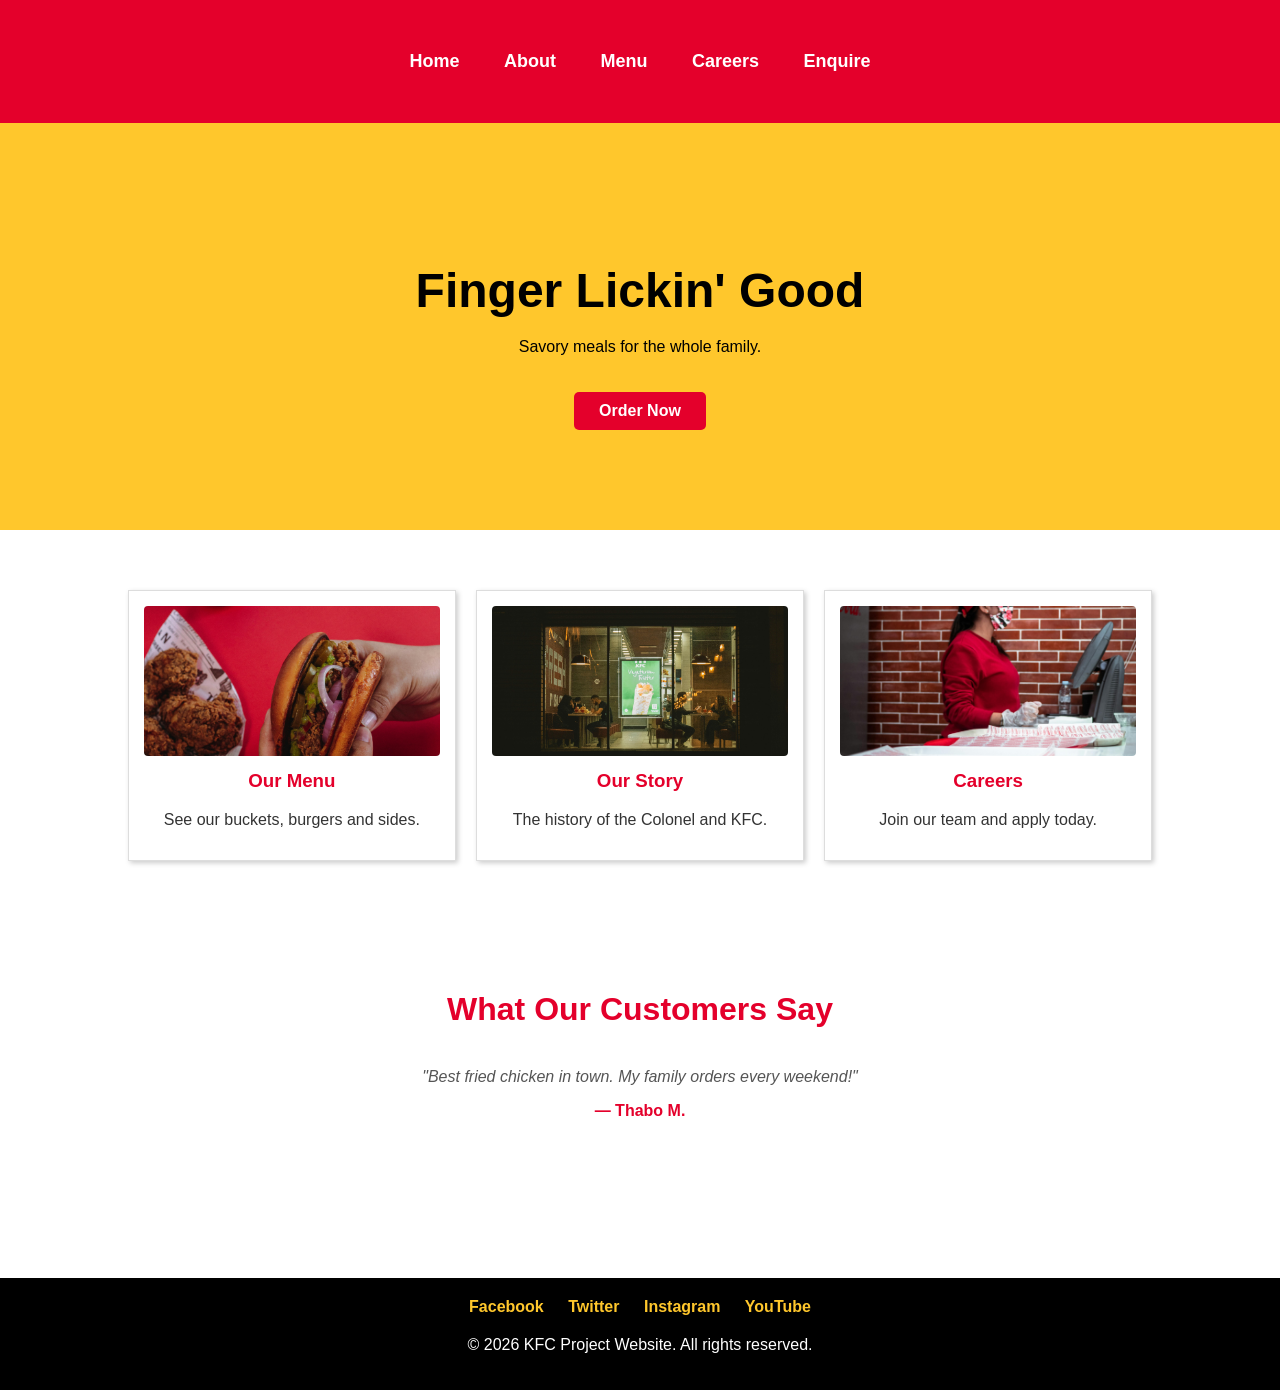
<file: index.html>
<!DOCTYPE html>
<html lang="en">
<head>
    <meta charset="UTF-8">
    <meta name="viewport" content="width=device-width, initial-scale=1.0">
    <meta name="description" content="KFC South Africa — Finger Lickin' Good chicken, buckets, burgers, and sides. Order online or find a store near you.">
    <meta name="keywords" content="KFC, fried chicken, buckets, burgers, sides, order KFC, KFC South Africa, Finger Lickin Good">
    <link rel="canonical" href="https://yourusername.github.io/kfc-website/index.html">
    <meta property="og:title" content="KFC — Finger Lickin' Good">
    <meta property="og:description" content="KFC South Africa — Finger Lickin' Good chicken, buckets, burgers, and sides. Order online or find a store near you.">
    <meta property="og:type" content="website">
    <meta property="og:url" content="https://yourusername.github.io/kfc-website/index.html">
    <meta property="og:image" content="https://yourusername.github.io/kfc-website/_images/_gallery/menu.jpg">
    <title>KFC Project - Home</title>
    <link rel="stylesheet" href="_css-assets/style.css">
</head>
<body>

    <header>
        <div class="container">
            <nav>
                <ul>
                    <li><a href="index.html">Home</a></li>
                    <li><a href="about_us.html">About</a></li>
                    <li><a href="menu.html">Menu</a></li>
                    <li><a href="careers.html">Careers</a></li>
                    <li><a href="enquiry.html">Enquire</a></li>
                </ul>
            </nav>
        </div>
    </header>

    <section class="hero">
        <div class="container">
            <h1>Finger Lickin' Good</h1>
            <p>Savory meals for the whole family.</p>
            <a href="menu.html" class="btn">Order Now</a>
        </div>
    </section>

    <div class="container">
        <div class="cards-wrapper">
            
            <a href="menu.html" class="card-link">
                <div class="card">
                    <img src="_images/_gallery/menu.jpg" 
                         srcset="_images/_gallery/menu-small.jpg 300w, _images/_gallery/menu.jpg 800w" 
                         sizes="(max-width: 768px) 100vw, 33vw" 
                         alt="KFC menu featuring buckets of fried chicken, burgers, and sides"
                         width="800" 
                         height="600"
                         loading="lazy">
                    <h3>Our Menu</h3>
                    <p>See our buckets, burgers and sides.</p>
                </div>
            </a>

            <a href="about_us.html" class="card-link">
                <div class="card">
                    <img src="_images/_gallery/story.jpg" 
                         srcset="_images/_gallery/story-small.jpg 300w, _images/_gallery/story.jpg 800w" 
                         sizes="(max-width: 768px) 100vw, 33vw" 
                         alt="Colonel Harland Sanders portrait and the story behind KFC"
                         width="800" 
                         height="600"
                         loading="lazy">
                    <h3>Our Story</h3>
                    <p>The history of the Colonel and KFC.</p>
                </div>
            </a>

            <a href="careers.html" class="card-link">
                <div class="card">
                    <img src="_images/_gallery/careers.jpg" 
                         srcset="_images/_gallery/careers-small.jpg 300w, _images/_gallery/careers.jpg 800w" 
                         sizes="(max-width: 768px) 100vw, 33vw" 
                         alt="KFC team members working in a restaurant kitchen"
                         width="800" 
                         height="600"
                         loading="lazy">
                    <h3>Careers</h3>
                    <p>Join our team and apply today.</p>
                </div>
            </a>

        </div>
    </div>

    <div class="container">
        <h2 class="section-title" style="margin-top: 50px;">What Our Customers Say</h2>
        <div class="testimonial-rotator" id="testimonial-rotator">
            <blockquote class="testimonial active">
                <p>"Best fried chicken in town. My family orders every weekend!"</p>
                <cite>— Thabo M.</cite>
            </blockquote>
            <blockquote class="testimonial">
                <p>"The Zinger Burger never disappoints. Crispy, spicy, perfect."</p>
                <cite>— Sarah K.</cite>
            </blockquote>
            <blockquote class="testimonial">
                <p>"Quick delivery and always hot. KFC is our go-to for family dinners."</p>
                <cite>— David N.</cite>
            </blockquote>
        </div>
    </div>

    <footer>
        <div class="footer-social">
            <a href="https://facebook.com/kfc" target="_blank" rel="noopener noreferrer" aria-label="KFC Facebook">Facebook</a>
            <a href="https://twitter.com/kfc" target="_blank" rel="noopener noreferrer" aria-label="KFC Twitter">Twitter</a>
            <a href="https://instagram.com/kfc" target="_blank" rel="noopener noreferrer" aria-label="KFC Instagram">Instagram</a>
            <a href="https://youtube.com/kfc" target="_blank" rel="noopener noreferrer" aria-label="KFC YouTube">YouTube</a>
        </div>
        <p>&copy; 2026 KFC Project Website. All rights reserved.</p>
    </footer>

    <script src="_js/main.js"></script>
</body>
</html>
</file>
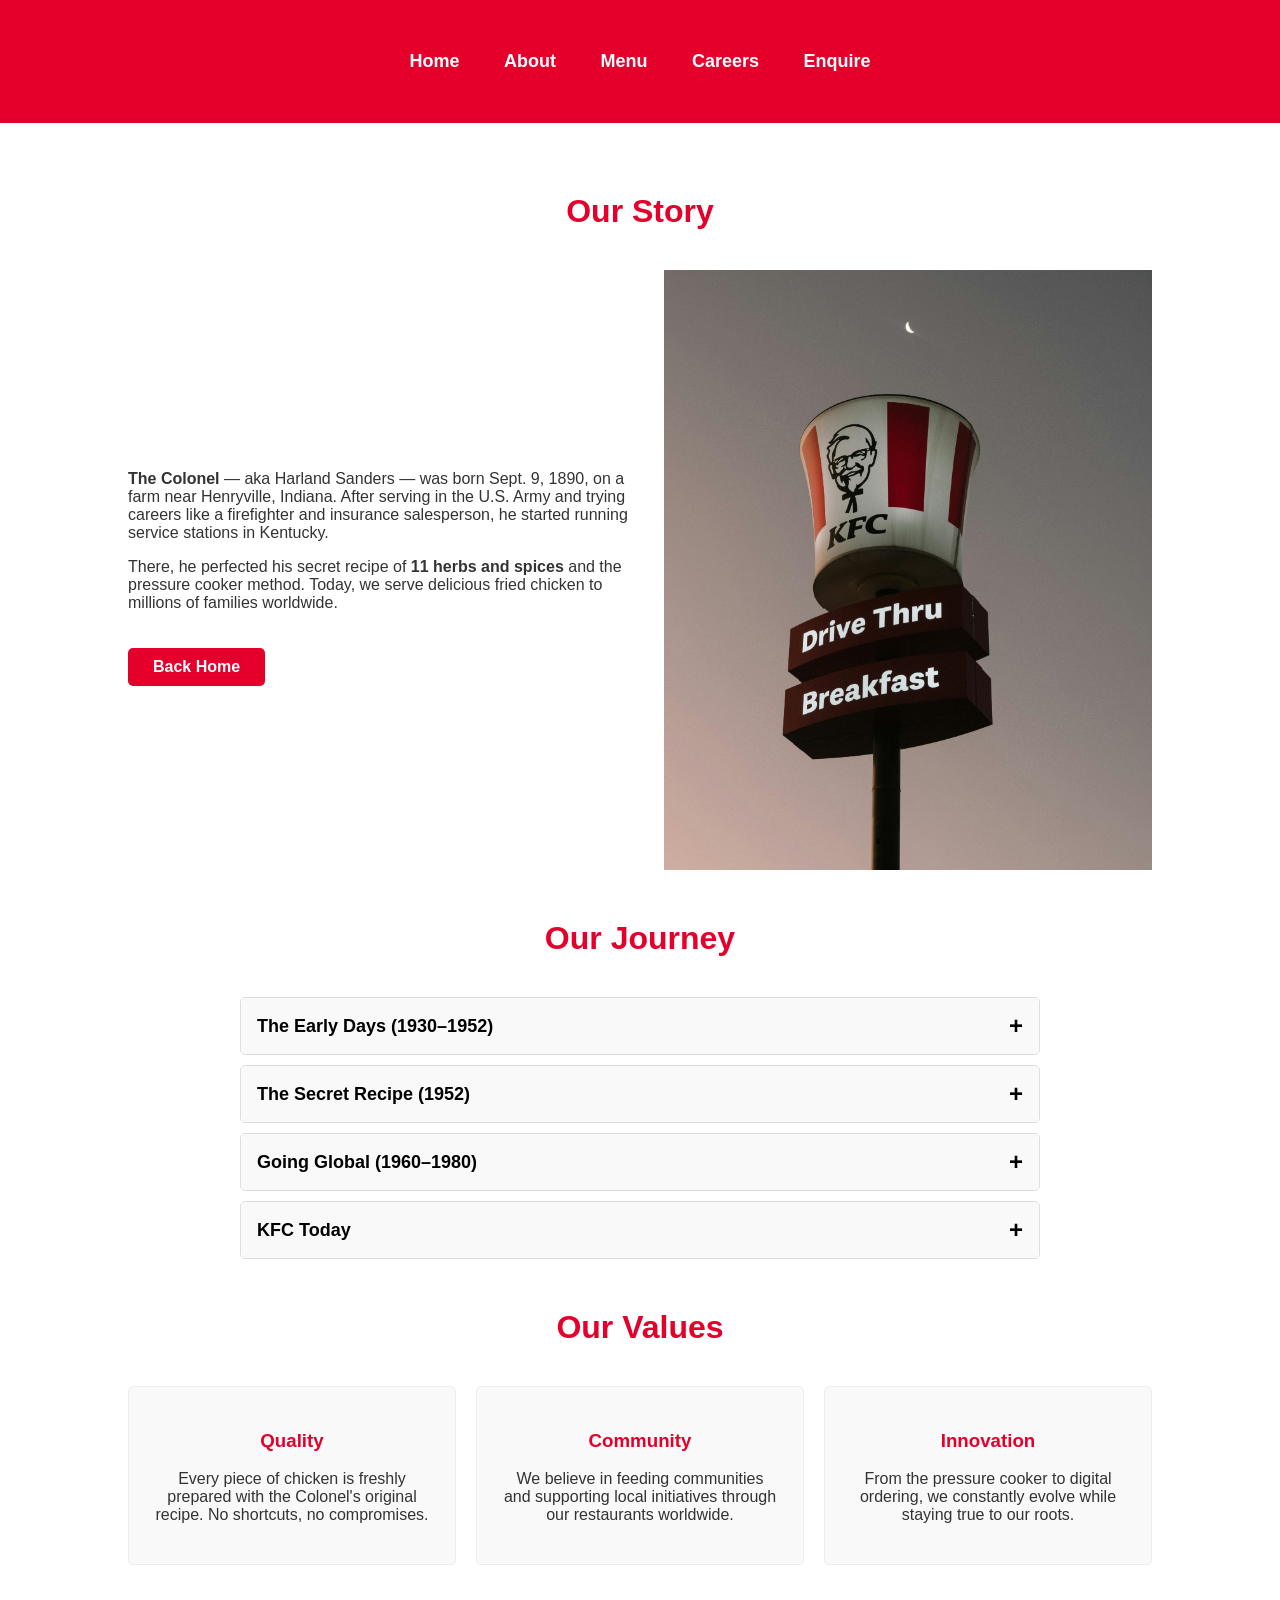
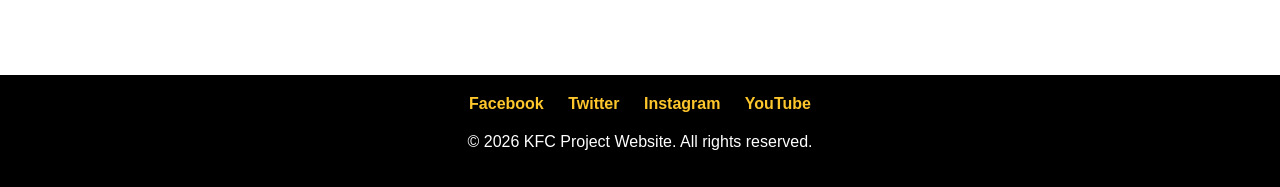
<file: about_us.html>
<!DOCTYPE html>
<html lang="en">
<head>
    <meta charset="UTF-8">
    <meta name="viewport" content="width=device-width, initial-scale=1.0">
    <meta name="description" content="Discover the story behind KFC — from Colonel Harland Sanders' secret recipe of 11 herbs and spices to serving millions worldwide.">
    <meta name="keywords" content="KFC history, Colonel Sanders, 11 herbs and spices, fried chicken story, KFC about">
    <link rel="canonical" href="https://yourusername.github.io/kfc-website/about_us.html">
    <meta property="og:title" content="About Us - KFC">
    <meta property="og:description" content="Discover the story behind KFC — from Colonel Harland Sanders' secret recipe of 11 herbs and spices to serving millions worldwide.">
    <meta property="og:type" content="website">
    <meta property="og:url" content="https://yourusername.github.io/kfc-website/about_us.html">
    <meta property="og:image" content="https://yourusername.github.io/kfc-website/_images/_gallery/history.jpg">
    <title>About Us - KFC</title>
    <link rel="stylesheet" href="_css-assets/style.css">
</head>
<body>

    <header>
        <div class="container">
            <nav>
                <ul>
                    <li><a href="index.html">Home</a></li>
                    <li><a href="about_us.html">About</a></li>
                    <li><a href="menu.html">Menu</a></li>
                    <li><a href="careers.html">Careers</a></li>
                    <li><a href="enquiry.html">Enquire</a></li>
                </ul>
            </nav>
        </div>
    </header>

    <div class="container">
        <h1 class="section-title" style="margin-top: 50px;">Our Story</h1>
        <div class="about-content">
            <div>
                <p><strong>The Colonel</strong> — aka Harland Sanders — was born Sept. 9, 1890, on a farm near Henryville, Indiana. After serving in the U.S. Army and trying careers like a firefighter and insurance salesperson, he started running service stations in Kentucky.</p>
                <p>There, he perfected his secret recipe of <strong>11 herbs and spices</strong> and the pressure cooker method. Today, we serve delicious fried chicken to millions of families worldwide.</p>
                <a href="index.html" class="btn">Back Home</a>
            </div>
            <img src="_images/_gallery/history.jpg" 
                 srcset="_images/_gallery/history-small.jpg 300w, _images/_gallery/history.jpg 800w" 
                 sizes="(max-width: 768px) 100vw, 40vw" 
                 alt="Colonel Harland Sanders standing outside his first KFC restaurant in Kentucky"
                 width="800" 
                 height="600"
                 loading="lazy">
        </div>

        <h2 class="section-title" style="margin-top: 50px;">Our Journey</h2>
        <div class="accordion">

            <div class="accordion-item">
                <button class="accordion-header" aria-expanded="false">
                    <span>The Early Days (1930–1952)</span>
                    <span class="accordion-icon">+</span>
                </button>
                <div class="accordion-body">
                    <p>In 1930, Colonel Sanders began cooking for travelers at his service station in Corbin, Kentucky. His meals became so popular that he moved across the street to a larger restaurant and motel. By 1936, Kentucky Governor Ruby Laffoon commissioned him as a Kentucky Colonel — the title he carried for life.</p>
                </div>
            </div>

            <div class="accordion-item">
                <button class="accordion-header" aria-expanded="false">
                    <span>The Secret Recipe (1952)</span>
                    <span class="accordion-icon">+</span>
                </button>
                <div class="accordion-body">
                    <p>In 1952, at age 62, the Colonel began franchising his recipe. His first franchise sale went to Pete Harman in Salt Lake City, Utah. Together they coined the name "Kentucky Fried Chicken." The secret blend of 11 herbs and spices remains locked away to this day — only a handful of people know the full recipe.</p>
                </div>
            </div>

            <div class="accordion-item">
                <button class="accordion-header" aria-expanded="false">
                    <span>Going Global (1960–1980)</span>
                    <span class="accordion-icon">+</span>
                </button>
                <div class="accordion-body">
                    <p>KFC expanded rapidly across the United States and then overseas. By 1964, there were over 600 franchised outlets. The Colonel sold the company for $2 million but stayed on as a brand ambassador. KFC entered international markets including the UK, Canada, Australia, and South Africa, becoming a global fast-food icon.</p>
                </div>
            </div>

            <div class="accordion-item">
                <button class="accordion-header" aria-expanded="false">
                    <span>KFC Today</span>
                    <span class="accordion-icon">+</span>
                </button>
                <div class="accordion-body">
                    <p>Today KFC operates in over 145 countries with more than 29,000 restaurants worldwide. While the menu has grown to include burgers, wraps, and sides, the Original Recipe chicken remains the heart of everything we do. We continue to honor the Colonel's legacy of hard work, quality ingredients, and hospitality.</p>
                </div>
            </div>

        </div>

        <h2 class="section-title" style="margin-top: 50px;">Our Values</h2>
        <div class="values-grid">
            <div class="value-card">
                <h3>Quality</h3>
                <p>Every piece of chicken is freshly prepared with the Colonel's original recipe. No shortcuts, no compromises.</p>
            </div>
            <div class="value-card">
                <h3>Community</h3>
                <p>We believe in feeding communities and supporting local initiatives through our restaurants worldwide.</p>
            </div>
            <div class="value-card">
                <h3>Innovation</h3>
                <p>From the pressure cooker to digital ordering, we constantly evolve while staying true to our roots.</p>
            </div>
        </div>
    </div>

    <footer>
        <div class="footer-social">
            <a href="https://facebook.com/kfc" target="_blank" rel="noopener noreferrer" aria-label="KFC Facebook">Facebook</a>
            <a href="https://twitter.com/kfc" target="_blank" rel="noopener noreferrer" aria-label="KFC Twitter">Twitter</a>
            <a href="https://instagram.com/kfc" target="_blank" rel="noopener noreferrer" aria-label="KFC Instagram">Instagram</a>
            <a href="https://youtube.com/kfc" target="_blank" rel="noopener noreferrer" aria-label="KFC YouTube">YouTube</a>
        </div>
        <p>&copy; 2026 KFC Project Website. All rights reserved.</p>
    </footer>

    <script src="_js/main.js"></script>
</body>
</html>
</file>
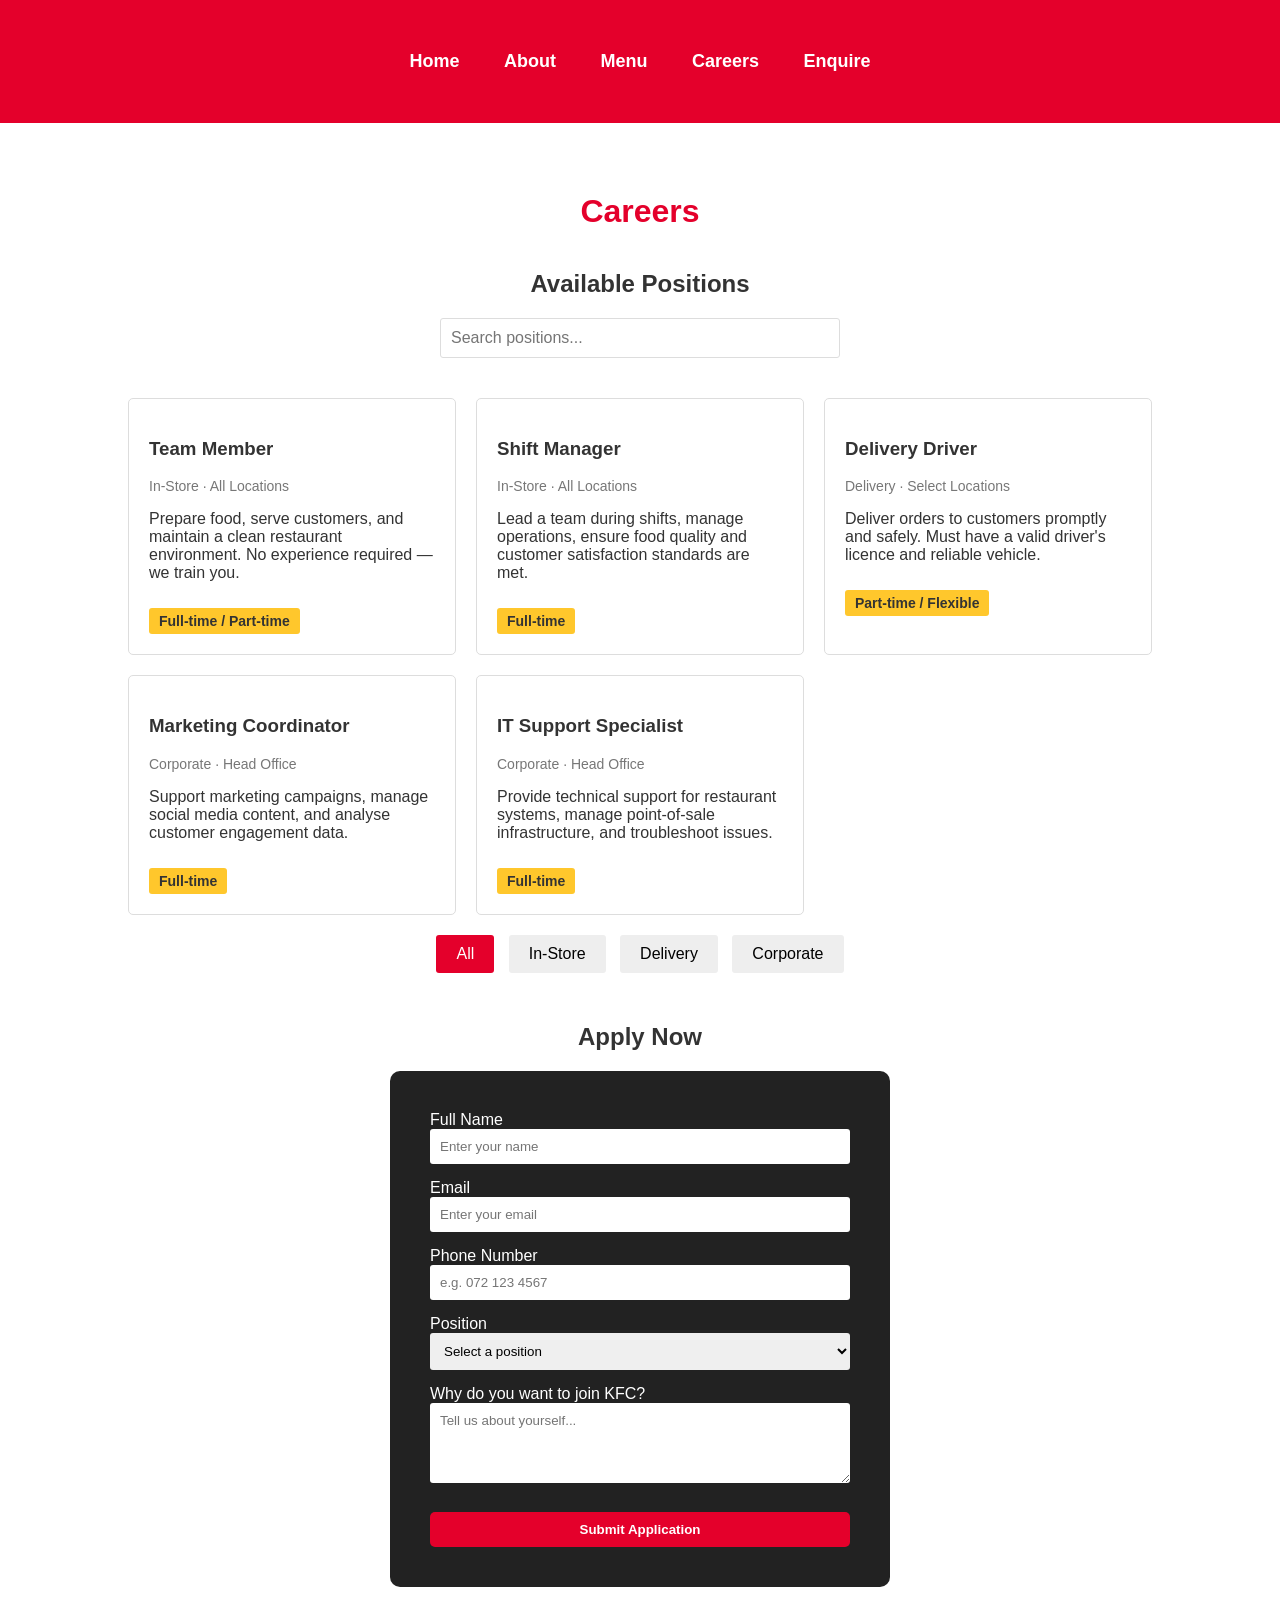
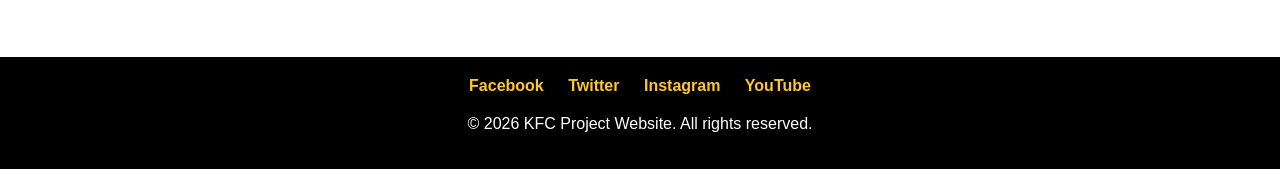
<file: careers.html>
<!DOCTYPE html>
<html lang="en">
<head>
    <meta charset="UTF-8">
    <meta name="viewport" content="width=device-width, initial-scale=1.0">
    <meta name="description" content="Join the KFC team. Explore available positions including Team Member, Manager, and Driver roles. Apply online today.">
    <meta name="keywords" content="KFC jobs, KFC careers, apply KFC, fast food jobs, team member, restaurant manager">
    <link rel="canonical" href="https://yourusername.github.io/kfc-website/careers.html">
    <meta property="og:title" content="Careers - KFC">
    <meta property="og:description" content="Join the KFC team. Explore available positions including Team Member, Manager, and Driver roles. Apply online today.">
    <meta property="og:type" content="website">
    <meta property="og:url" content="https://yourusername.github.io/kfc-website/careers.html">
    <meta property="og:image" content="https://yourusername.github.io/kfc-website/_images/_gallery/careers.jpg">
    <title>Careers - KFC</title>
    <link rel="stylesheet" href="_css-assets/style.css">
</head>
<body>

    <header>
        <div class="container">
            <nav>
                <ul>
                    <li><a href="index.html">Home</a></li>
                    <li><a href="about_us.html">About</a></li>
                    <li><a href="menu.html">Menu</a></li>
                    <li><a href="careers.html">Careers</a></li>
                    <li><a href="enquiry.html">Enquire</a></li>
                </ul>
            </nav>
        </div>
    </header>

    <div class="container">
        <h1 class="section-title" style="margin-top: 50px;">Careers</h1>

        <h2 class="section-subtitle">Available Positions</h2>
        <input type="text" id="job-search" class="search-input" placeholder="Search positions..." aria-label="Search job positions">

        <div class="job-listings" id="job-listings">

            <div class="job-card" data-category="in-store" data-title="team member">
                <h3>Team Member</h3>
                <p class="job-location">In-Store &middot; All Locations</p>
                <p>Prepare food, serve customers, and maintain a clean restaurant environment. No experience required — we train you.</p>
                <span class="job-tag">Full-time / Part-time</span>
            </div>

            <div class="job-card" data-category="in-store" data-title="shift manager">
                <h3>Shift Manager</h3>
                <p class="job-location">In-Store &middot; All Locations</p>
                <p>Lead a team during shifts, manage operations, ensure food quality and customer satisfaction standards are met.</p>
                <span class="job-tag">Full-time</span>
            </div>

            <div class="job-card" data-category="delivery" data-title="driver">
                <h3>Delivery Driver</h3>
                <p class="job-location">Delivery &middot; Select Locations</p>
                <p>Deliver orders to customers promptly and safely. Must have a valid driver's licence and reliable vehicle.</p>
                <span class="job-tag">Part-time / Flexible</span>
            </div>

            <div class="job-card" data-category="corporate" data-title="marketing coordinator">
                <h3>Marketing Coordinator</h3>
                <p class="job-location">Corporate &middot; Head Office</p>
                <p>Support marketing campaigns, manage social media content, and analyse customer engagement data.</p>
                <span class="job-tag">Full-time</span>
            </div>

            <div class="job-card" data-category="corporate" data-title="it support specialist">
                <h3>IT Support Specialist</h3>
                <p class="job-location">Corporate &middot; Head Office</p>
                <p>Provide technical support for restaurant systems, manage point-of-sale infrastructure, and troubleshoot issues.</p>
                <span class="job-tag">Full-time</span>
            </div>

        </div>

        <div class="job-filter-tabs">
            <button class="filter-btn active" data-filter="all">All</button>
            <button class="filter-btn" data-filter="in-store">In-Store</button>
            <button class="filter-btn" data-filter="delivery">Delivery</button>
            <button class="filter-btn" data-filter="corporate">Corporate</button>
        </div>

        <h2 class="section-subtitle" style="margin-top: 50px;">Apply Now</h2>
        <div class="career-form">
            <form id="career-form" novalidate>
                <label for="career-name">Full Name</label>
                <input type="text" id="career-name" name="name" placeholder="Enter your name" required minlength="2" maxlength="100" pattern="[a-zA-Z\s]+">

                <label for="career-email">Email</label>
                <input type="email" id="career-email" name="email" placeholder="Enter your email" required>

                <label for="career-phone">Phone Number</label>
                <input type="tel" id="career-phone" name="phone" placeholder="e.g. 072 123 4567" required pattern="[0-9\s\-\+]{10,15}">

                <label for="career-position">Position</label>
                <select id="career-position" name="position" required>
                    <option value="">Select a position</option>
                    <option value="team-member">Team Member</option>
                    <option value="shift-manager">Shift Manager</option>
                    <option value="delivery-driver">Delivery Driver</option>
                    <option value="marketing-coordinator">Marketing Coordinator</option>
                    <option value="it-support">IT Support Specialist</option>
                </select>

                <label for="career-message">Why do you want to join KFC?</label>
                <textarea id="career-message" name="message" rows="4" placeholder="Tell us about yourself..." required minlength="20" maxlength="500"></textarea>

                <div class="form-error" id="career-error"></div>
                <div class="form-success" id="career-success"></div>

                <button type="submit" class="btn" style="width: 100%; margin-top: 10px; border: none; cursor: pointer;">Submit Application</button>
            </form>
        </div>
    </div>

    <footer>
        <div class="footer-social">
            <a href="https://facebook.com/kfc" target="_blank" rel="noopener noreferrer" aria-label="KFC Facebook">Facebook</a>
            <a href="https://twitter.com/kfc" target="_blank" rel="noopener noreferrer" aria-label="KFC Twitter">Twitter</a>
            <a href="https://instagram.com/kfc" target="_blank" rel="noopener noreferrer" aria-label="KFC Instagram">Instagram</a>
            <a href="https://youtube.com/kfc" target="_blank" rel="noopener noreferrer" aria-label="KFC YouTube">YouTube</a>
        </div>
        <p>&copy; 2026 KFC Project Website. All rights reserved.</p>
    </footer>

    <script src="_js/main.js"></script>
</body>
</html>
</file>
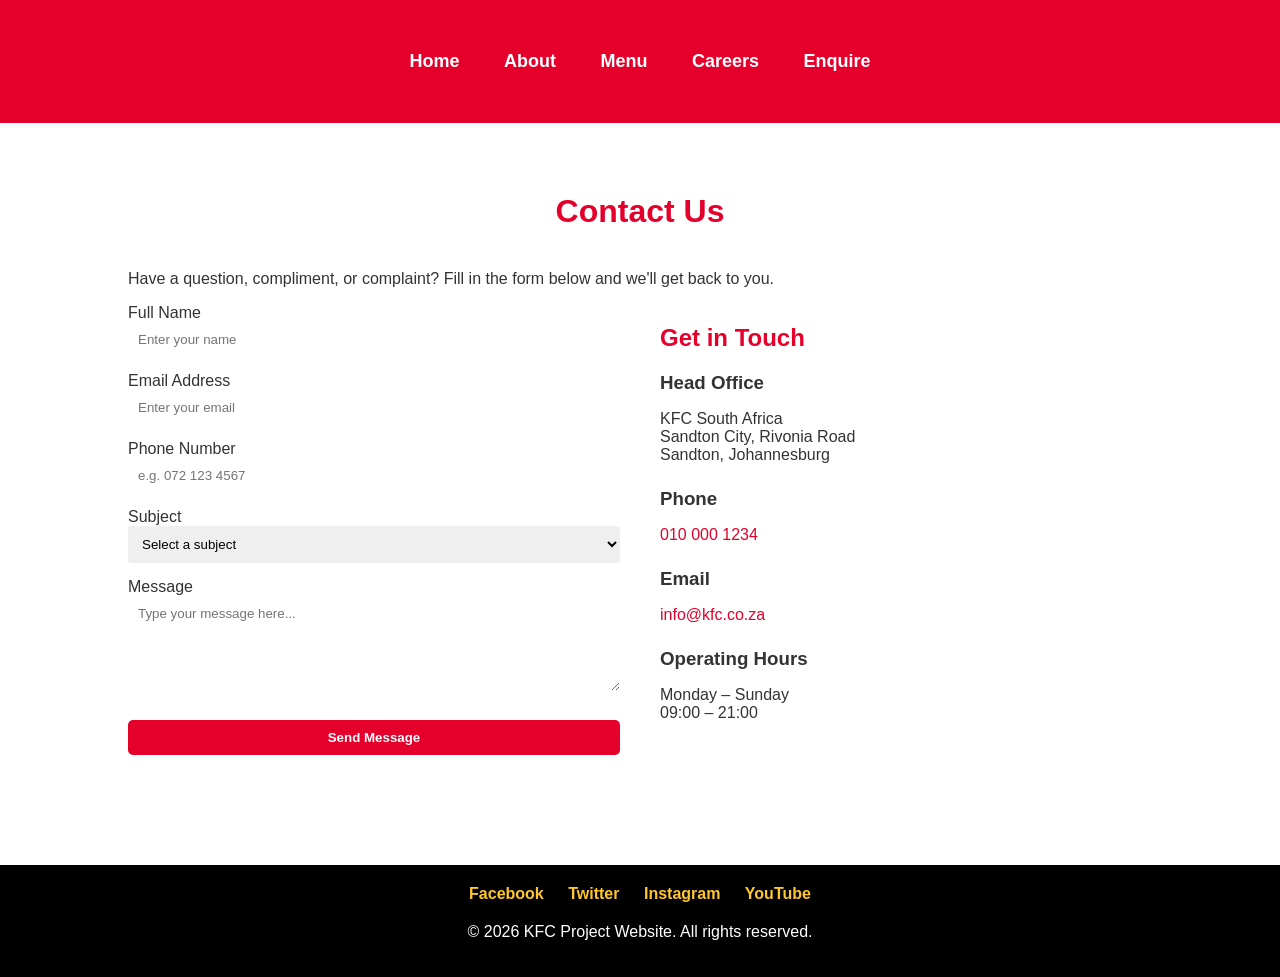
<file: contact_us.html>
<!DOCTYPE html>
<html lang="en">
<head>
    <meta charset="UTF-8">
    <meta name="viewport" content="width=device-width, initial-scale=1.0">
    <meta name="description" content="Contact KFC South Africa — send us a message, ask a question, or share your feedback. We'd love to hear from you.">
    <meta name="keywords" content="contact KFC, KFC feedback, KFC questions, KFC customer service, KFC South Africa contact">
    <link rel="canonical" href="https://yourusername.github.io/kfc-website/contact.html">
    <meta property="og:title" content="Contact Us - KFC">
    <meta property="og:description" content="Contact KFC South Africa — send us a message, ask a question, or share your feedback.">
    <meta property="og:type" content="website">
    <meta property="og:url" content="https://yourusername.github.io/kfc-website/contact.html">
    <meta property="og:image" content="https://yourusername.github.io/kfc-website/_images/_gallery/contact.jpg">
    <title>Contact Us - KFC</title>
    <link rel="stylesheet" href="_css-assets/style.css">
</head>
<body>

    <header>
        <div class="container">
            <nav>
                <ul>
                    <li><a href="index.html">Home</a></li>
                    <li><a href="about_us.html">About</a></li>
                    <li><a href="menu.html">Menu</a></li>
                    <li><a href="careers.html">Careers</a></li>
                    <li><a href="enquiry.html">Enquire</a></li>
                </ul>
            </nav>
        </div>
    </header>

    <div class="container">
        <h1 class="section-title" style="margin-top: 50px;">Contact Us</h1>
        <p>Have a question, compliment, or complaint? Fill in the form below and we'll get back to you.</p>

        <div class="contact-layout">
            <div class="contact-form-wrapper">
                <form id="contact-form" novalidate>
                    <label for="contact-name">Full Name</label>
                    <input type="text" id="contact-name" name="name" placeholder="Enter your name" required minlength="2" maxlength="100" pattern="[a-zA-Z\s]+">

                    <label for="contact-email">Email Address</label>
                    <input type="email" id="contact-email" name="email" placeholder="Enter your email" required>

                    <label for="contact-phone">Phone Number</label>
                    <input type="tel" id="contact-phone" name="phone" placeholder="e.g. 072 123 4567" pattern="[0-9\s\-\+]{10,15}">

                    <label for="contact-subject">Subject</label>
                    <select id="contact-subject" name="subject" required>
                        <option value="">Select a subject</option>
                        <option value="general">General Inquiry</option>
                        <option value="compliment">Compliment</option>
                        <option value="complaint">Complaint</option>
                        <option value="feedback">Feedback</option>
                        <option value="other">Other</option>
                    </select>

                    <label for="contact-message">Message</label>
                    <textarea id="contact-message" name="message" rows="5" placeholder="Type your message here..." required minlength="10" maxlength="1000"></textarea>

                    <div class="form-error" id="contact-error"></div>
                    <div class="form-success" id="contact-success"></div>

                    <button type="submit" class="btn" style="width: 100%; margin-top: 10px; border: none; cursor: pointer;">Send Message</button>
                </form>
            </div>

            <div class="contact-info">
                <h2>Get in Touch</h2>
                <div class="info-item">
                    <h3>Head Office</h3>
                    <p>KFC South Africa<br>Sandton City, Rivonia Road<br>Sandton, Johannesburg</p>
                </div>
                <div class="info-item">
                    <h3>Phone</h3>
                    <p><a href="tel:+27110001234">010 000 1234</a></p>
                </div>
                <div class="info-item">
                    <h3>Email</h3>
                    <p><a href="mailto:info@kfc.co.za">info@kfc.co.za</a></p>
                </div>
                <div class="info-item">
                    <h3>Operating Hours</h3>
                    <p>Monday – Sunday<br>09:00 – 21:00</p>
                </div>
            </div>
        </div>
    </div>

    <footer>
        <div class="footer-social">
            <a href="https://facebook.com/kfc" target="_blank" rel="noopener noreferrer" aria-label="KFC Facebook">Facebook</a>
            <a href="https://twitter.com/kfc" target="_blank" rel="noopener noreferrer" aria-label="KFC Twitter">Twitter</a>
            <a href="https://instagram.com/kfc" target="_blank" rel="noopener noreferrer" aria-label="KFC Instagram">Instagram</a>
            <a href="https://youtube.com/kfc" target="_blank" rel="noopener noreferrer" aria-label="KFC YouTube">YouTube</a>
        </div>
        <p>&copy; 2026 KFC Project Website. All rights reserved.</p>
    </footer>

    <script src="_js/main.js"></script>
</body>
</html>
</file>
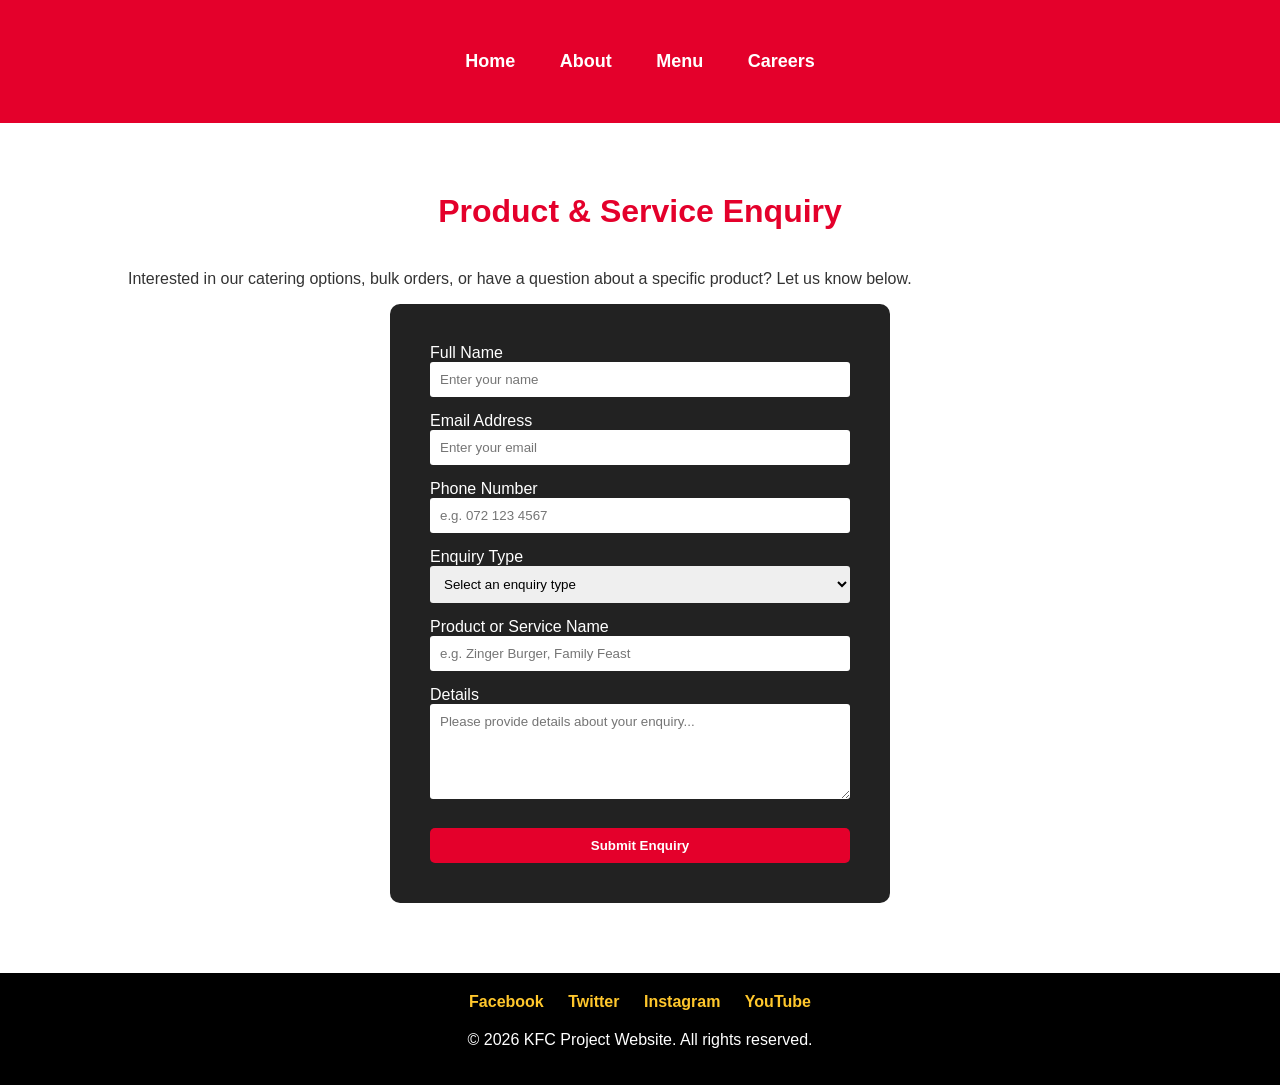
<file: enquiry.html>
<!DOCTYPE html>
<html lang="en">
<head>
    <meta charset="UTF-8">
    <meta name="viewport" content="width=device-width, initial-scale=1.0">
    <meta name="description" content="Enquire about KFC products, catering services, or franchise opportunities. Fill out our enquiry form and we will get back to you promptly.">
    <meta name="keywords" content="KFC enquiry, product enquiry, KFC catering, franchise enquiry, KFC services, order enquiry">
    <link rel="canonical" href="https://yourusername.github.io/kfc-website/enquiry.html">
    <meta property="og:title" content="Product & Service Enquiry - KFC">
    <meta property="og:description" content="Enquire about KFC products, catering services, or franchise opportunities. Fill out our enquiry form today.">
    <meta property="og:type" content="website">
    <meta property="og:url" content="https://yourusername.github.io/kfc-website/enquiry.html">
    <meta property="og:image" content="https://yourusername.github.io/kfc-website/_images/_gallery/kfc_bucket.jpg">
    <title>Enquiry - KFC</title>
    <link rel="stylesheet" href="_css-assets/style.css">
</head>
<body>

    <header>
        <div class="container">
            <nav>
                <ul>
                    <li><a href="index.html">Home</a></li>
                    <li><a href="about_us.html">About</a></li>
                    <li><a href="menu.html">Menu</a></li>
                    <li><a href="careers.html">Careers</a></li>
                </ul>
            </nav>
        </div>
    </header>

    <div class="container">
        <h1 class="section-title" style="margin-top: 50px;">Product &amp; Service Enquiry</h1>
        <p>Interested in our catering options, bulk orders, or have a question about a specific product? Let us know below.</p>

        <div class="enquiry-form-wrapper">
            <form id="enquiry-form" novalidate>
                <label for="enquiry-name">Full Name</label>
                <input type="text" id="enquiry-name" name="name" placeholder="Enter your name" required minlength="2" maxlength="100" pattern="[a-zA-Z\s]+">

                <label for="enquiry-email">Email Address</label>
                <input type="email" id="enquiry-email" name="email" placeholder="Enter your email" required>

                <label for="enquiry-phone">Phone Number</label>
                <input type="tel" id="enquiry-phone" name="phone" placeholder="e.g. 072 123 4567" required pattern="[0-9\s\-\+]{10,15}">

                <label for="enquiry-type">Enquiry Type</label>
                <select id="enquiry-type" name="enquiry_type" required>
                    <option value="">Select an enquiry type</option>
                    <option value="product">Product Information</option>
                    <option value="catering">Catering &amp; Bulk Orders</option>
                    <option value="franchise">Franchise Opportunities</option>
                    <option value="partnership">Business Partnership</option>
                    <option value="other">Other</option>
                </select>

                <label for="enquiry-product">Product or Service Name</label>
                <input type="text" id="enquiry-product" name="product" placeholder="e.g. Zinger Burger, Family Feast" required minlength="2" maxlength="100">

                <label for="enquiry-message">Details</label>
                <textarea id="enquiry-message" name="message" rows="5" placeholder="Please provide details about your enquiry..." required minlength="20" maxlength="1000"></textarea>

                <div class="form-error" id="enquiry-error"></div>
                <div class="form-success" id="enquiry-success"></div>

                <button type="submit" class="btn" style="width: 100%; margin-top: 10px; border: none; cursor: pointer;">Submit Enquiry</button>
            </form>
        </div>
    </div>

    <footer>
        <div class="footer-social">
            <a href="https://facebook.com/kfc" target="_blank" rel="noopener noreferrer" aria-label="KFC Facebook">Facebook</a>
            <a href="https://twitter.com/kfc" target="_blank" rel="noopener noreferrer" aria-label="KFC Twitter">Twitter</a>
            <a href="https://instagram.com/kfc" target="_blank" rel="noopener noreferrer" aria-label="KFC Instagram">Instagram</a>
            <a href="https://youtube.com/kfc" target="_blank" rel="noopener noreferrer" aria-label="KFC YouTube">YouTube</a>
        </div>
        <p>&copy; 2026 KFC Project Website. All rights reserved.</p>
    </footer>

    <script src="_js/main.js"></script>
</body>
</html>
</file>
<file: _css-assets/style.css>
html {
  box-sizing: border-box;
}

*, *:before, *:after {
  box-sizing: inherit;
}

body {
    font-family: sans-serif;
    margin: 0;
    padding: 0;
    color: #333;
    background-color: #fff;
}

.container {
    width: 80%;
    max-width: 1200px;
    margin: 0 auto;
    padding: 1.25rem 0;
}

header {
    background-color: #E4002B;
    padding: 0.9375rem 0;
    color: white;
}

nav ul {
    list-style: none;
    padding: 0;
    text-align: center;
}

nav li {
    display: inline;
    margin: 0 1.25rem;
}

nav a {
    color: white;
    text-decoration: none;
    font-weight: bold;
    font-size: 1.125rem;
}

.hero {
    background-color: #FFC72C;
    text-align: center;
    padding: 5rem 1.25rem;
    color: black;
}

.hero h1 {
    font-size: 3rem;
    margin-bottom: 1.25rem;
}

.cards-wrapper {
    display: flex;
    justify-content: space-between;
    gap: 1.25rem;
    margin-top: 2.5rem;
    margin-bottom: 2.5rem;
}

.card-link {
    text-decoration: none;
    color: inherit;
    width: 32%;
    display: block;
}

.card {
    background: white;
    border: 0.0625rem solid #ddd;
    padding: 0.9375rem;
    box-shadow: 2px 2px 5px #ccc;
    text-align: center;
    transition: transform 0.2s;
    height: 100%;
}

.card:hover {
    transform: translateY(-5px);
    border-color: #E4002B;
}

.card img {
    width: 100%;
    height: 9.375rem;
    object-fit: cover;
    border-radius: 4px;
}

.card h3 {
    margin-top: 0.625rem;
    color: #E4002B;
}

.btn {
    display: inline-block;
    padding: 0.625rem 1.5625rem;
    background-color: #E4002B;
    color: white;
    text-decoration: none;
    border-radius: 5px;
    font-weight: bold;
    margin-top: 1.25rem;
}

.section-title {
    text-align: center;
    font-size: 2rem;
    margin-bottom: 2.5rem;
    color: #E4002B;
}

.section-subtitle {
    text-align: center;
    font-size: 1.5rem;
    margin-bottom: 1.25rem;
    color: #333;
}

.about-content {
    display: flex;
    align-items: center;
    gap: 1.25rem;
}

.about-content img {
    width: 50%;
}

.accordion {
    max-width: 800px;
    margin: 0 auto 2.5rem auto;
}

.accordion-item {
    border: 0.0625rem solid #ddd;
    margin-bottom: 0.625rem;
    border-radius: 5px;
    overflow: hidden;
}

.accordion-header {
    width: 100%;
    background: #f9f9f9;
    border: none;
    padding: 1rem;
    text-align: left;
    font-size: 1.125rem;
    font-weight: bold;
    cursor: pointer;
    display: flex;
    justify-content: space-between;
    align-items: center;
}

.accordion-header:hover {
    background: #eee;
}

.accordion-icon {
    font-size: 1.5rem;
    line-height: 1;
}

.accordion-body {
    display: none;
    padding: 1rem;
    border-top: 0.0625rem solid #ddd;
}

.accordion-body.active {
    display: block;
}

.values-grid {
    display: grid;
    grid-template-columns: repeat(auto-fit, minmax(250px, 1fr));
    gap: 1.25rem;
    margin-bottom: 2.5rem;
}

.value-card {
    background: #f9f9f9;
    padding: 1.5rem;
    border-radius: 5px;
    text-align: center;
    border: 0.0625rem solid #eee;
}

.value-card h3 {
    color: #E4002B;
}

.menu-grid {
    display: grid;
    grid-template-columns: repeat(auto-fill, minmax(200px, 1fr));
    gap: 1.25rem;
}

.menu-item {
    border: 0.0625rem solid #eee;
    padding: 0.9375rem;
    text-align: center;
    overflow: hidden;
}

.menu-item.hidden {
    display: none;
}

.menu-item img {
    width: 100%;
    height: 7.5rem;
    object-fit: cover;
    cursor: pointer;
    transition: transform 0.3s ease;
}

.menu-item img:hover {
    transform: scale(1.1);
}

.price {
    color: #E4002B;
    font-weight: bold;
    font-size: 1.125rem;
}

.search-input {
    width: 100%;
    max-width: 400px;
    display: block;
    margin: 0 auto 2.5rem auto;
    padding: 0.625rem;
    border: 0.0625rem solid #ddd;
    border-radius: 3px;
    font-size: 1rem;
}

.menu-filter-tabs, .job-filter-tabs {
    text-align: center;
    margin-bottom: 2.5rem;
}

.filter-btn {
    background: #eee;
    border: none;
    padding: 0.625rem 1.25rem;
    margin: 0 0.3125rem;
    cursor: pointer;
    border-radius: 3px;
    font-size: 1rem;
}

.filter-btn.active {
    background: #E4002B;
    color: white;
}

.job-listings {
    display: grid;
    grid-template-columns: repeat(auto-fill, minmax(300px, 1fr));
    gap: 1.25rem;
    margin-bottom: 1.25rem;
}

.job-card {
    border: 0.0625rem solid #ddd;
    padding: 1.25rem;
    border-radius: 5px;
}

.job-card.hidden {
    display: none;
}

.job-location {
    font-size: 0.875rem;
    color: #777;
}

.job-tag {
    display: inline-block;
    background: #FFC72C;
    padding: 0.3125rem 0.625rem;
    border-radius: 3px;
    font-size: 0.875rem;
    margin-top: 0.625rem;
    font-weight: bold;
}

.career-form, .enquiry-form-wrapper {
    background: #222;
    color: white;
    padding: 2.5rem;
    border-radius: 10px;
    max-width: 500px;
    margin: 0 auto;
}

.contact-layout {
    display: flex;
    gap: 2.5rem;
    margin-bottom: 2.5rem;
}

.contact-form-wrapper {
    flex: 1;
}

.contact-info {
    flex: 1;
}

.contact-info h2 {
    color: #E4002B;
}

.info-item {
    margin-bottom: 1.5rem;
}

.info-item h3 {
    margin-bottom: 0.3125rem;
}

.info-item a {
    color: #E4002B;
    text-decoration: none;
}

.info-item a:hover {
    text-decoration: underline;
}

input, select, textarea {
    width: 100%;
    padding: 0.625rem;
    margin-bottom: 0.9375rem;
    border: none;
    border-radius: 3px;
    font-family: inherit;
}

textarea {
    resize: vertical;
}

.form-error {
    color: #ff4d4d;
    font-size: 0.875rem;
    margin-bottom: 0.625rem;
    display: none;
}

.form-success {
    color: #4caf50;
    font-size: 0.875rem;
    margin-bottom: 0.625rem;
    display: none;
}

.gallery {
    display: grid;
    grid-template-columns: repeat(auto-fill, minmax(200px, 1fr));
    gap: 1.25rem;
    margin-bottom: 2.5rem;
}

.gallery-item {
    cursor: pointer;
    border-radius: 5px;
    overflow: hidden;
    position: relative;
}

.gallery-item img {
    width: 100%;
    height: 9.375rem;
    object-fit: cover;
    transition: transform 0.3s ease;
    display: block;
}

.gallery-item:hover img {
    transform: scale(1.1);
}

.lightbox {
    display: none;
    position: fixed;
    top: 0;
    left: 0;
    width: 100%;
    height: 100%;
    background: rgba(0, 0, 0, 0.9);
    z-index: 1000;
    justify-content: center;
    align-items: center;
    flex-direction: column;
    opacity: 0;
    transition: opacity 0.3s ease;
}

.lightbox.active {
    display: flex;
    opacity: 1;
}

.lightbox-img {
    max-width: 90%;
    max-height: 80%;
    object-fit: contain;
    border-radius: 5px;
    transform: scale(0.8);
    transition: transform 0.3s ease;
    cursor: pointer;
}

.lightbox.active .lightbox-img {
    transform: scale(1);
}

.lightbox-caption {
    color: white;
    margin-top: 1rem;
    font-size: 1.125rem;
}

.lightbox-close, .lightbox-prev, .lightbox-next {
    position: absolute;
    background: transparent;
    color: white;
    font-size: 2.5rem;
    border: none;
    cursor: pointer;
    padding: 1rem;
    transition: color 0.2s;
}

.lightbox-close:hover, .lightbox-prev:hover, .lightbox-next:hover {
    color: #E4002B;
}

.lightbox-close {
    top: 1rem;
    right: 1.5rem;
    font-size: 3rem;
}

.lightbox-prev {
    left: 1rem;
    top: 50%;
    transform: translateY(-50%);
}

.lightbox-next {
    right: 1rem;
    top: 50%;
    transform: translateY(-50%);
}

.testimonial-rotator {
    text-align: center;
    max-width: 600px;
    margin: 0 auto 2.5rem auto;
    min-height: 100px;
}

.testimonial {
    display: none;
    font-style: italic;
    color: #555;
}

.testimonial.active {
    display: block;
}

.testimonial cite {
    display: block;
    margin-top: 0.625rem;
    font-style: normal;
    font-weight: bold;
    color: #E4002B;
}

.footer-social {
    margin-bottom: 1.25rem;
}

.footer-social a {
    color: #FFC72C;
    text-decoration: none;
    margin: 0 0.625rem;
    font-weight: bold;
}

.footer-social a:hover {
    text-decoration: underline;
}

footer {
    background-color: #000;
    color: white;
    text-align: center;
    padding: 1.25rem;
    margin-top: 3.125rem;
}

@media (max-width: 768px) {
    .cards-wrapper {
        flex-direction: column;
    }
    
    .card-link {
        width: 100%;
    }
    
    .about-content {
        display: block;
    }

    .about-content img {
        width: 100%;
        margin-bottom: 0.9375rem;
    }
    
    nav li {
        display: block;
        margin: 0.625rem 0;
    }

    .contact-layout {
        flex-direction: column;
    }

    .job-listings {
        grid-template-columns: 1fr;
    }
}
</file>
